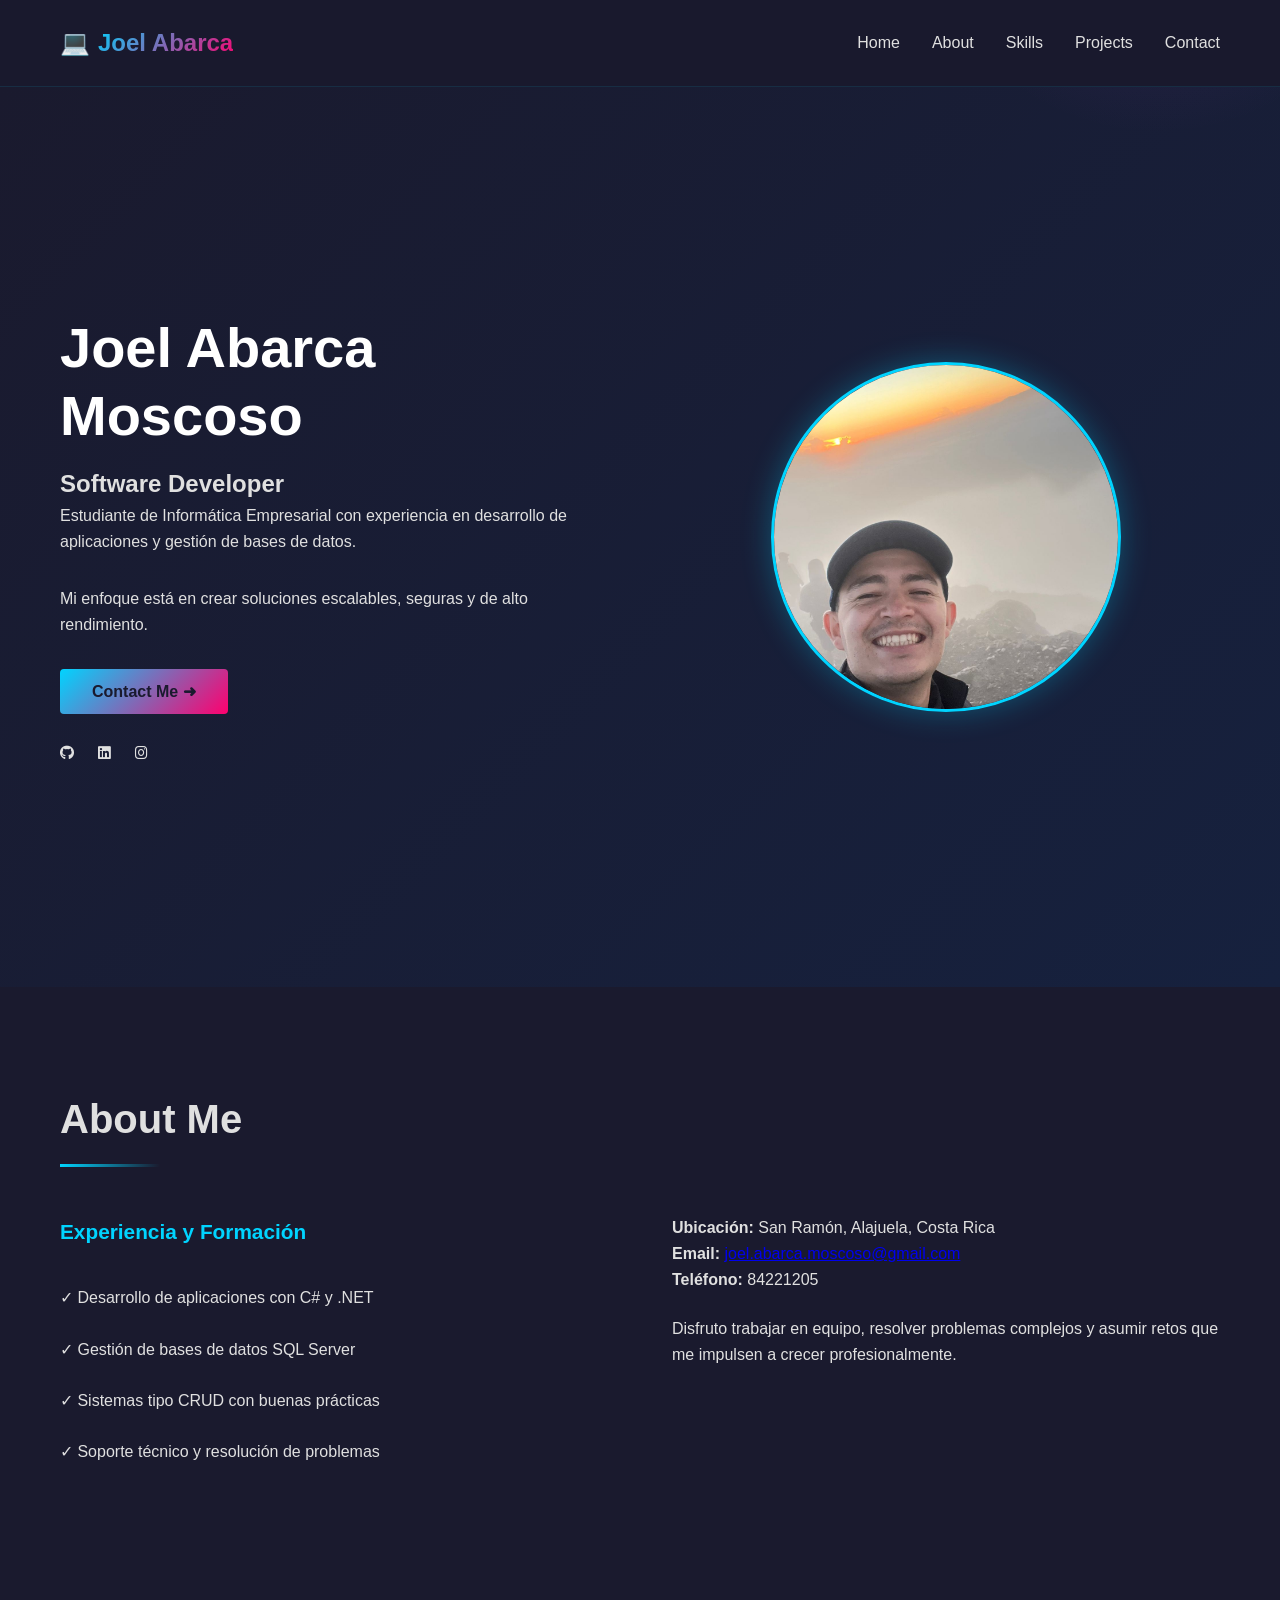
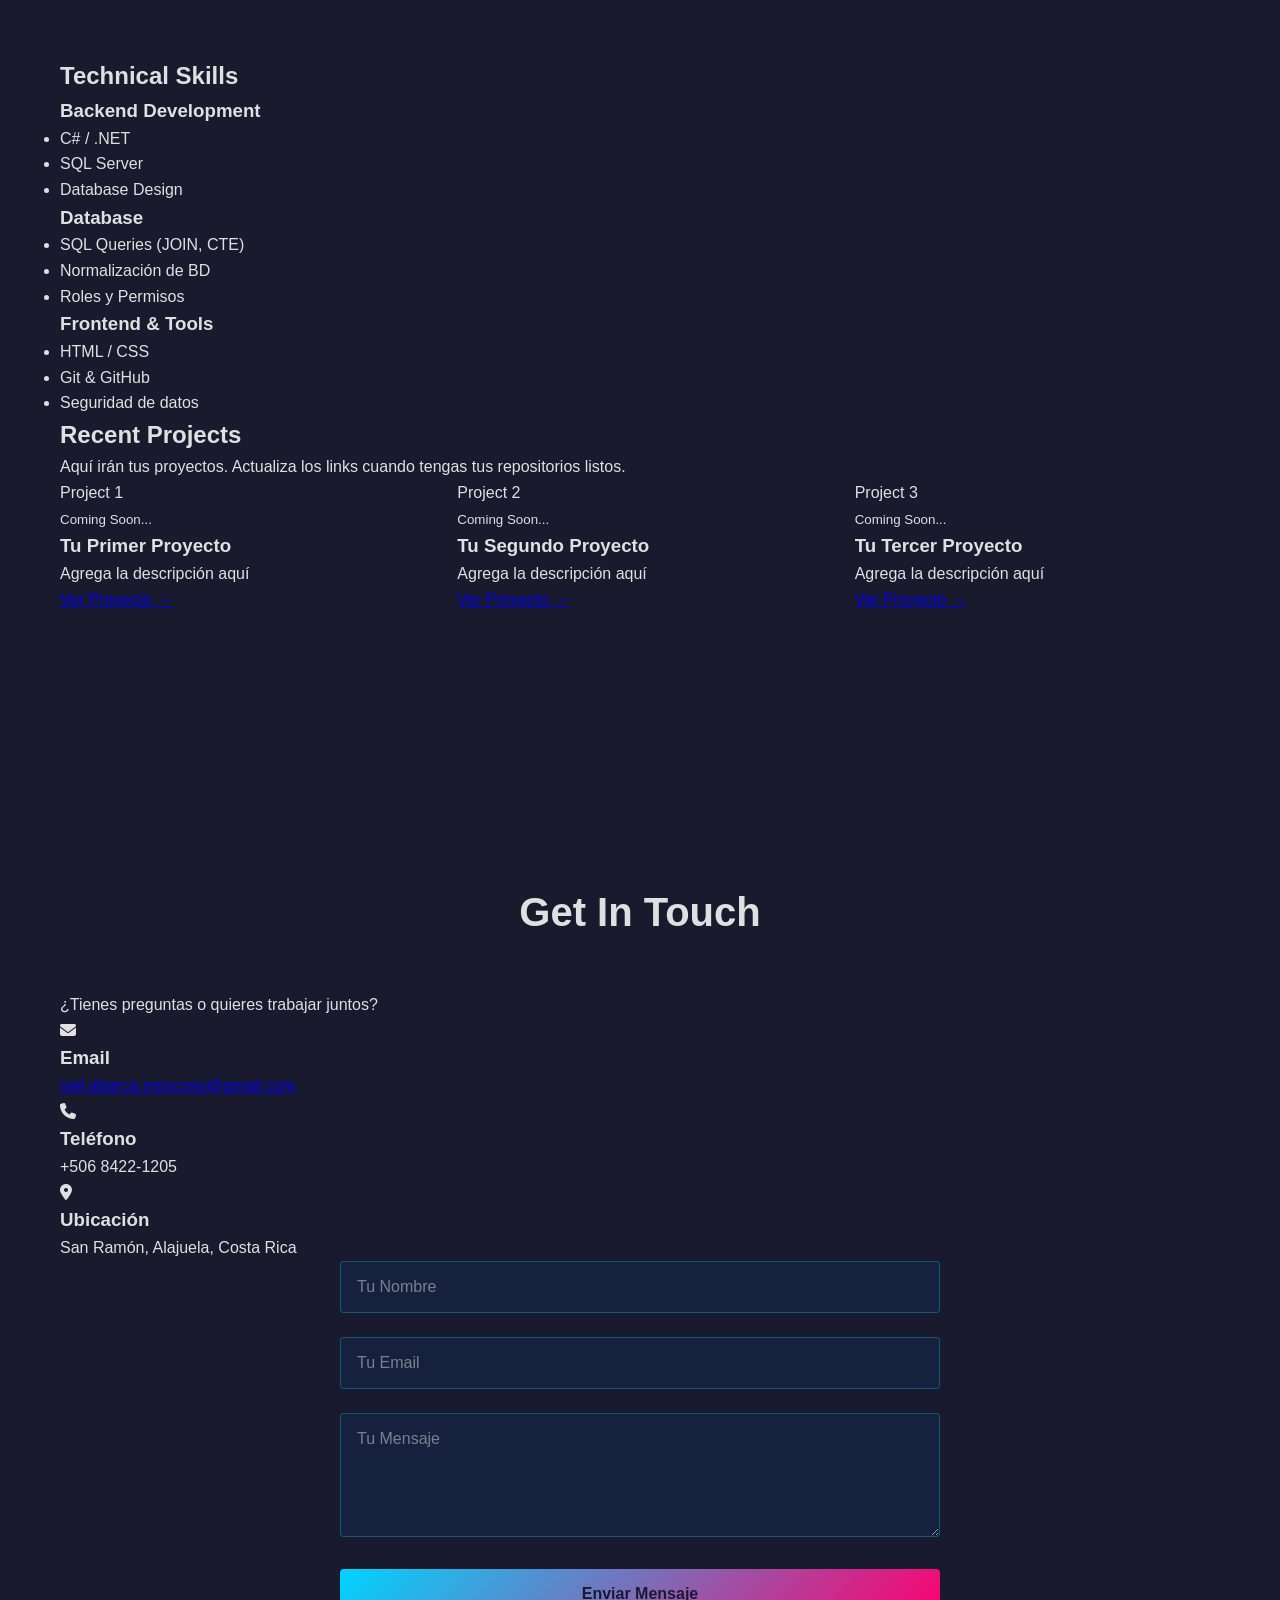
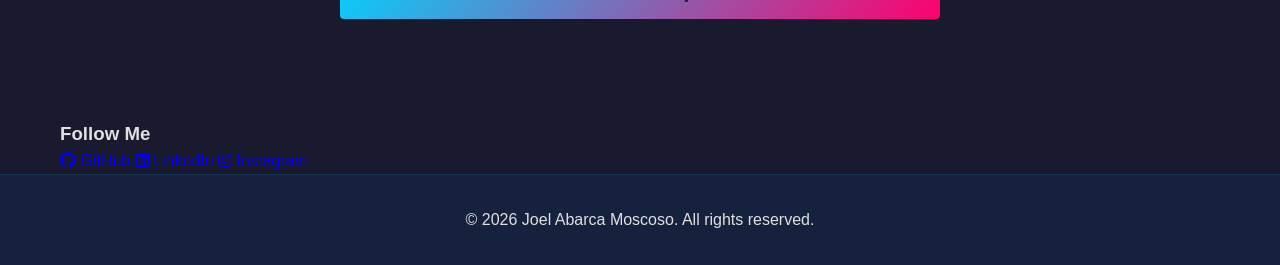
<file: index..html>
<!DOCTYPE html>
<html lang="es">
<head>
    <meta charset="UTF-8">
    <meta name="viewport" content="width=device-width, initial-scale=1.0">
    <title>Joel Abarca Moscoso - Software Developer</title>
    <link rel="stylesheet" href="styles.css">
    <link rel="stylesheet" href="https://cdnjs.cloudflare.com/ajax/libs/font-awesome/6.4.0/css/all.min.css">
</head>
<body>
    <!-- Navbar -->
    <nav class="navbar">
        <div class="container nav-container">
            <div class="logo">
                <span class="logo-icon">💻</span>
                <span class="logo-text">Joel Abarca</span>
            </div>
            <ul class="nav-menu">
                <li><a href="#home">Home</a></li>
                <li><a href="#about">About</a></li>
                <li><a href="#skills">Skills</a></li>
                <li><a href="#projects">Projects</a></li>
                <li><a href="#contact">Contact</a></li>
            </ul>
        </div>
    </nav>

    <!-- Hero Section -->
    <section class="hero" id="home">
        <div class="container">
            <div class="hero-content">
                <h1>Joel Abarca Moscoso</h1>
                <h2>Software Developer</h2>
                <p>Estudiante de Informática Empresarial con experiencia en desarrollo de aplicaciones y gestión de bases de datos.</p>
                <p>Mi enfoque está en crear soluciones escalables, seguras y de alto rendimiento.</p>
                <button class="contact-btn" onclick="document.getElementById('contact').scrollIntoView({behavior: 'smooth'})">Contact Me ➜</button>
                <div class="social-icons">
                    <a href="https://github.com/Joeabm2024" target="_blank"><i class="fab fa-github"></i></a>
                    <a href="https://www.linkedin.com/in/joel-abarca-544a6335a/" target="_blank"><i class="fab fa-linkedin"></i></a>
                    <a href="https://www.instagram.com/joel.abarca.6304/" target="_blank"><i class="fab fa-instagram"></i></a>
                </div>
            </div>
            <div class="hero-image">
                <img src="profile.jpg" alt="Joel Abarca Moscoso">
            </div>
        </div>
    </section>

    <!-- About Section -->
    <section class="about" id="about">
        <div class="container">
            <h2>About Me</h2>
            <div class="about-content">
                <div class="about-left">
                    <h3>Experiencia y Formación</h3>
                    <ul class="skills-list">
                        <li>✓ Desarrollo de aplicaciones con C# y .NET</li>
                        <li>✓ Gestión de bases de datos SQL Server</li>
                        <li>✓ Sistemas tipo CRUD con buenas prácticas</li>
                        <li>✓ Soporte técnico y resolución de problemas</li>
                    </ul>
                </div>
                <div class="about-right">
                    <p><strong>Ubicación:</strong> San Ramón, Alajuela, Costa Rica</p>
                    <p><strong>Email:</strong> <a href="mailto:joel.abarca.moscoso@gmail.com">joel.abarca.moscoso@gmail.com</a></p>
                    <p><strong>Teléfono:</strong> 84221205</p>
                    <p style="margin-top: 1.5rem;">Disfruto trabajar en equipo, resolver problemas complejos y asumir retos que me impulsen a crecer profesionalmente.</p>
                </div>
            </div>
        </div>
    </section>

    <!-- Skills Section -->
    <section class="skills" id="skills">
        <div class="container">
            <h2>Technical Skills</h2>
            <div class="skills-grid">
                <div class="skill-card">
                    <h3>Backend Development</h3>
                    <ul>
                        <li>C# / .NET</li>
                        <li>SQL Server</li>
                        <li>Database Design</li>
                    </ul>
                </div>
                <div class="skill-card">
                    <h3>Database</h3>
                    <ul>
                        <li>SQL Queries (JOIN, CTE)</li>
                        <li>Normalización de BD</li>
                        <li>Roles y Permisos</li>
                    </ul>
                </div>
                <div class="skill-card">
                    <h3>Frontend & Tools</h3>
                    <ul>
                        <li>HTML / CSS</li>
                        <li>Git & GitHub</li>
                        <li>Seguridad de datos</li>
                    </ul>
                </div>
            </div>
        </div>
    </section>

    <!-- Projects Section -->
    <section class="projects" id="projects">
        <div class="container">
            <h2>Recent Projects</h2>
            <p class="projects-intro">Aquí irán tus proyectos. Actualiza los links cuando tengas tus repositorios listos.</p>
            <div class="projects-grid">
                <div class="project-card">
                    <div class="project-placeholder">
                        <p>Project 1</p>
                        <small>Coming Soon...</small>
                    </div>
                    <div class="project-info">
                        <h3>Tu Primer Proyecto</h3>
                        <p>Agrega la descripción aquí</p>
                        <a href="#" class="project-link">Ver Proyecto →</a>
                    </div>
                </div>

                <div class="project-card">
                    <div class="project-placeholder">
                        <p>Project 2</p>
                        <small>Coming Soon...</small>
                    </div>
                    <div class="project-info">
                        <h3>Tu Segundo Proyecto</h3>
                        <p>Agrega la descripción aquí</p>
                        <a href="#" class="project-link">Ver Proyecto →</a>
                    </div>
                </div>

                <div class="project-card">
                    <div class="project-placeholder">
                        <p>Project 3</p>
                        <small>Coming Soon...</small>
                    </div>
                    <div class="project-info">
                        <h3>Tu Tercer Proyecto</h3>
                        <p>Agrega la descripción aquí</p>
                        <a href="#" class="project-link">Ver Proyecto →</a>
                    </div>
                </div>
            </div>
        </div>
    </section>

    <!-- Contact Section -->
    <section class="contact" id="contact">
        <div class="container">
            <h2>Get In Touch</h2>
            <p>¿Tienes preguntas o quieres trabajar juntos?</p>
            <div class="contact-content">
                <div class="contact-info">
                    <div class="info-item">
                        <i class="fas fa-envelope"></i>
                        <div>
                            <h3>Email</h3>
                            <a href="mailto:joel.abarca.moscoso@gmail.com">joel.abarca.moscoso@gmail.com</a>
                        </div>
                    </div>
                    <div class="info-item">
                        <i class="fas fa-phone"></i>
                        <div>
                            <h3>Teléfono</h3>
                            <p>+506 8422-1205</p>
                        </div>
                    </div>
                    <div class="info-item">
                        <i class="fas fa-map-marker-alt"></i>
                        <div>
                            <h3>Ubicación</h3>
                            <p>San Ramón, Alajuela, Costa Rica</p>
                        </div>
                    </div>
                </div>

                <form class="contact-form">
                    <div class="form-group">
                        <input type="text" placeholder="Tu Nombre" required>
                    </div>
                    <div class="form-group">
                        <input type="email" placeholder="Tu Email" required>
                    </div>
                    <div class="form-group">
                        <textarea placeholder="Tu Mensaje" rows="5" required></textarea>
                    </div>
                    <button type="submit" class="submit-btn">Enviar Mensaje</button>
                </form>
            </div>
        </div>
    </section>

    <!-- Social Links -->
    <section class="social-section">
        <div class="container">
            <h3>Follow Me</h3>
            <div class="social-links">
                <a href="https://github.com/Joeabm2024" target="_blank" class="social-link github">
                    <i class="fab fa-github"></i> GitHub
                </a>
                <a href="https://www.linkedin.com/in/joel-abarca-544a6335a/" target="_blank" class="social-link linkedin">
                    <i class="fab fa-linkedin"></i> LinkedIn
                </a>
                <a href="https://www.instagram.com/joel.abarca.6304/" target="_blank" class="social-link instagram">
                    <i class="fab fa-instagram"></i> Instagram
                </a>
            </div>
        </div>
    </section>

    <!-- Footer -->
    <footer class="footer">
        <div class="container">
            <p>&copy; 2026 Joel Abarca Moscoso. All rights reserved.</p>
        </div>
    </footer>

    <script src="script.js"></script>
</body>
</html>
</file>
<file: styles.css>
* {
    margin: 0;
    padding: 0;
    box-sizing: border-box;
}

:root {
    --primary-color: #1a1a2e;
    --secondary-color: #16213e;
    --accent-green: #00d4ff;
    --accent-pink: #ff006e;
    --accent-purple: #b744d5;
    --text-light: #e0e0e0;
    --text-dark: #ffffff;
}

body {
    font-family: 'Segoe UI', Tahoma, Geneva, Verdana, sans-serif;
    background-color: var(--primary-color);
    color: var(--text-light);
    line-height: 1.6;
}

.container {
    max-width: 1200px;
    margin: 0 auto;
    padding: 0 20px;
}

/* ===== NAVBAR ===== */
.navbar {
    background-color: rgba(26, 26, 46, 0.95);
    padding: 1.5rem 0;
    position: sticky;
    top: 0;
    z-index: 100;
    border-bottom: 1px solid rgba(0, 212, 255, 0.1);
}

.nav-container {
    display: flex;
    justify-content: space-between;
    align-items: center;
}

.logo {
    display: flex;
    align-items: center;
    gap: 0.5rem;
    font-size: 1.5rem;
    font-weight: bold;
    color: var(--accent-green);
}

.logo-text {
    background: linear-gradient(135deg, var(--accent-green), var(--accent-pink));
    -webkit-background-clip: text;
    -webkit-text-fill-color: transparent;
    background-clip: text;
}

.nav-menu {
    display: flex;
    list-style: none;
    gap: 2rem;
    align-items: center;
}

.nav-menu a {
    color: var(--text-light);
    text-decoration: none;
    transition: color 0.3s ease;
    font-weight: 500;
}

.nav-menu a:hover {
    color: var(--accent-green);
}

.start-btn {
    padding: 0.6rem 1.2rem;
    background-color: var(--accent-green);
    color: var(--primary-color);
    border: none;
    border-radius: 4px;
    font-weight: bold;
    cursor: pointer;
    transition: all 0.3s ease;
}

.start-btn:hover {
    background-color: var(--accent-pink);
    transform: translateY(-2px);
    box-shadow: 0 5px 15px rgba(0, 212, 255, 0.4);
}

.hamburger {
    display: none;
    flex-direction: column;
    cursor: pointer;
}

.hamburger span {
    width: 25px;
    height: 3px;
    background-color: var(--accent-green);
    margin: 5px 0;
    transition: 0.3s;
}

/* ===== HERO SECTION ===== */
.hero {
    min-height: 100vh;
    display: flex;
    align-items: center;
    padding: 80px 0;
    background: linear-gradient(135deg, var(--primary-color) 0%, var(--secondary-color) 100%);
    position: relative;
    overflow: hidden;
}

.hero::before {
    content: '';
    position: absolute;
    top: -50%;
    right: -10%;
    width: 500px;
    height: 500px;
    background: radial-gradient(circle, rgba(183, 68, 213, 0.15) 0%, transparent 70%);
    border-radius: 50%;
}

.hero .container {
    display: grid;
    grid-template-columns: 1fr 1fr;
    gap: 4rem;
    align-items: center;
    position: relative;
    z-index: 1;
}

.hero-content h1 {
    font-size: 3.5rem;
    font-weight: 700;
    line-height: 1.2;
    margin-bottom: 1rem;
    color: var(--text-dark);
}

.hero-content p {
    font-size: 1rem;
    margin-bottom: 2rem;
    color: var(--text-light);
}

.contact-btn {
    padding: 0.8rem 2rem;
    background: linear-gradient(135deg, var(--accent-green), var(--accent-pink));
    color: var(--primary-color);
    border: none;
    border-radius: 4px;
    font-weight: bold;
    font-size: 1rem;
    cursor: pointer;
    transition: all 0.3s ease;
    margin-bottom: 2rem;
    display: inline-block;
}

.contact-btn:hover {
    transform: translateY(-3px);
    box-shadow: 0 10px 25px rgba(0, 212, 255, 0.4);
}

.social-icons {
    display: flex;
    gap: 1.5rem;
    flex-wrap: wrap;
}

.social-icons a {
    color: var(--text-light);
    text-decoration: none;
    font-size: 0.9rem;
    transition: color 0.3s ease;
    display: flex;
    align-items: center;
    gap: 0.5rem;
}

.social-icons a:hover {
    color: var(--accent-green);
}

.hero-image {
    display: flex;
    justify-content: center;
    align-items: center;
}

.hero-image img {
    width: 350px;
    height: 350px;
    border-radius: 50%;
    object-fit: cover;
    border: 3px solid var(--accent-green);
    box-shadow: 0 0 30px rgba(0, 212, 255, 0.3);
    animation: floatImage 3s ease-in-out infinite;
}

@keyframes floatImage {
    0%, 100% { transform: translateY(0px); }
    50% { transform: translateY(-20px); }
}

/* ===== ABOUT SECTION ===== */
.about {
    padding: 100px 0;
    background-color: var(--primary-color);
}

.about h2 {
    font-size: 2.5rem;
    margin-bottom: 3rem;
    position: relative;
    padding-bottom: 1rem;
}

.about h2::after {
    content: '';
    position: absolute;
    bottom: 0;
    left: 0;
    width: 100px;
    height: 3px;
    background: linear-gradient(90deg, var(--accent-green), transparent);
}

.about-content {
    display: grid;
    grid-template-columns: 1fr 1fr;
    gap: 4rem;
    margin-bottom: 3rem;
}

.about-left h3 {
    font-size: 1.3rem;
    margin-bottom: 1.5rem;
    color: var(--accent-green);
}

.skills-list {
    list-style: none;
    margin-bottom: 2rem;
}

.skills-list li {
    padding: 0.8rem 0;
    font-size: 1rem;
    color: var(--text-light);
}

.benefits-list {
    list-style: none;
    margin: 1.5rem 0;
}

.benefits-list li {
    padding: 0.8rem 0;
    color: var(--text-light);
    position: relative;
    padding-left: 25px;
}

.benefits-list li::before {
    content: '✓';
    position: absolute;
    left: 0;
    color: var(--accent-green);
    font-weight: bold;
}

.quality-text {
    margin-top: 1.5rem;
    font-size: 0.95rem;
    color: var(--text-light);
}

.portfolio-btn {
    padding: 0.8rem 2rem;
    border: 2px solid var(--accent-green);
    background-color: transparent;
    color: var(--accent-green);
    border-radius: 4px;
    font-weight: bold;
    cursor: pointer;
    transition: all 0.3s ease;
}

.portfolio-btn:hover {
    background-color: var(--accent-green);
    color: var(--primary-color);
    box-shadow: 0 5px 15px rgba(0, 212, 255, 0.4);
}

/* ===== WORKS SECTION ===== */
.works {
    padding: 100px 0;
    background: linear-gradient(135deg, var(--primary-color) 0%, var(--secondary-color) 100%);
}

.works h2 {
    font-size: 2.5rem;
    margin-bottom: 3rem;
    position: relative;
    padding-bottom: 1rem;
}

.works h2::after {
    content: '';
    position: absolute;
    bottom: 0;
    left: 0;
    width: 100px;
    height: 3px;
    background: linear-gradient(90deg, var(--accent-green), transparent);
}

.projects-grid {
    display: grid;
    grid-template-columns: repeat(auto-fit, minmax(300px, 1fr));
    gap: 2rem;
}

.project-card {
    position: relative;
    overflow: hidden;
    border-radius: 8px;
    height: 300px;
    cursor: pointer;
    transition: transform 0.3s ease;
}

.project-card:hover {
    transform: translateY(-10px);
}

.project-card img {
    width: 100%;
    height: 100%;
    object-fit: cover;
    transition: transform 0.3s ease;
}

.project-card:hover img {
    transform: scale(1.1);
}

.project-overlay {
    position: absolute;
    top: 0;
    left: 0;
    right: 0;
    bottom: 0;
    background: linear-gradient(135deg, rgba(183, 68, 213, 0.8), rgba(0, 212, 255, 0.8));
    display: flex;
    flex-direction: column;
    justify-content: center;
    align-items: center;
    text-align: center;
    opacity: 0;
    transition: opacity 0.3s ease;
}

.project-card:hover .project-overlay {
    opacity: 1;
}

.project-overlay h3 {
    font-size: 1.5rem;
    margin-bottom: 0.5rem;
}

.project-overlay p {
    font-size: 0.9rem;
}

/* ===== CONTACT SECTION ===== */
.contact {
    padding: 100px 0;
    background-color: var(--primary-color);
}

.contact h2 {
    font-size: 2.5rem;
    margin-bottom: 3rem;
    text-align: center;
}

.contact-form {
    max-width: 600px;
    margin: 0 auto;
}

.form-group {
    margin-bottom: 1.5rem;
}

.form-group input,
.form-group textarea {
    width: 100%;
    padding: 1rem;
    background-color: var(--secondary-color);
    border: 1px solid rgba(0, 212, 255, 0.3);
    border-radius: 4px;
    color: var(--text-light);
    font-size: 1rem;
    font-family: inherit;
    transition: border-color 0.3s ease;
}

.form-group input::placeholder,
.form-group textarea::placeholder {
    color: rgba(224, 224, 224, 0.5);
}

.form-group input:focus,
.form-group textarea:focus {
    outline: none;
    border-color: var(--accent-green);
    box-shadow: 0 0 10px rgba(0, 212, 255, 0.2);
}

.submit-btn {
    width: 100%;
    padding: 1rem;
    background: linear-gradient(135deg, var(--accent-green), var(--accent-pink));
    color: var(--primary-color);
    border: none;
    border-radius: 4px;
    font-weight: bold;
    font-size: 1rem;
    cursor: pointer;
    transition: all 0.3s ease;
}

.submit-btn:hover {
    transform: translateY(-3px);
    box-shadow: 0 10px 25px rgba(0, 212, 255, 0.4);
}

/* ===== FOOTER ===== */
.footer {
    background-color: var(--secondary-color);
    padding: 2rem 0;
    text-align: center;
    border-top: 1px solid rgba(0, 212, 255, 0.1);
}

/* ===== RESPONSIVE ===== */
@media (max-width: 768px) {
    .hero .container {
        grid-template-columns: 1fr;
        text-align: center;
    }

    .hero-content h1 {
        font-size: 2rem;
    }

    .hero-image img {
        width: 250px;
        height: 250px;
    }

    .about-content {
        grid-template-columns: 1fr;
    }

    .hamburger {
        display: flex;
    }

    .nav-menu {
        display: none;
    }

    .about h2,
    .works h2,
    .contact h2 {
        font-size: 2rem;
    }

    .projects-grid {
        grid-template-columns: 1fr;
    }

    .social-icons {
        flex-direction: column;
        align-items: flex-start;
    }
}

@media (max-width: 480px) {
    .hero-content h1 {
        font-size: 1.5rem;
    }

    .hero-content p {
        font-size: 0.9rem;
    }

    .hero-image img {
        width: 150px;
        height: 150px;
    }

    .contact-btn {
        padding: 0.6rem 1.2rem;
        font-size: 0.9rem;
    }

    .start-btn {
        display: none;
    }
}
</file>
